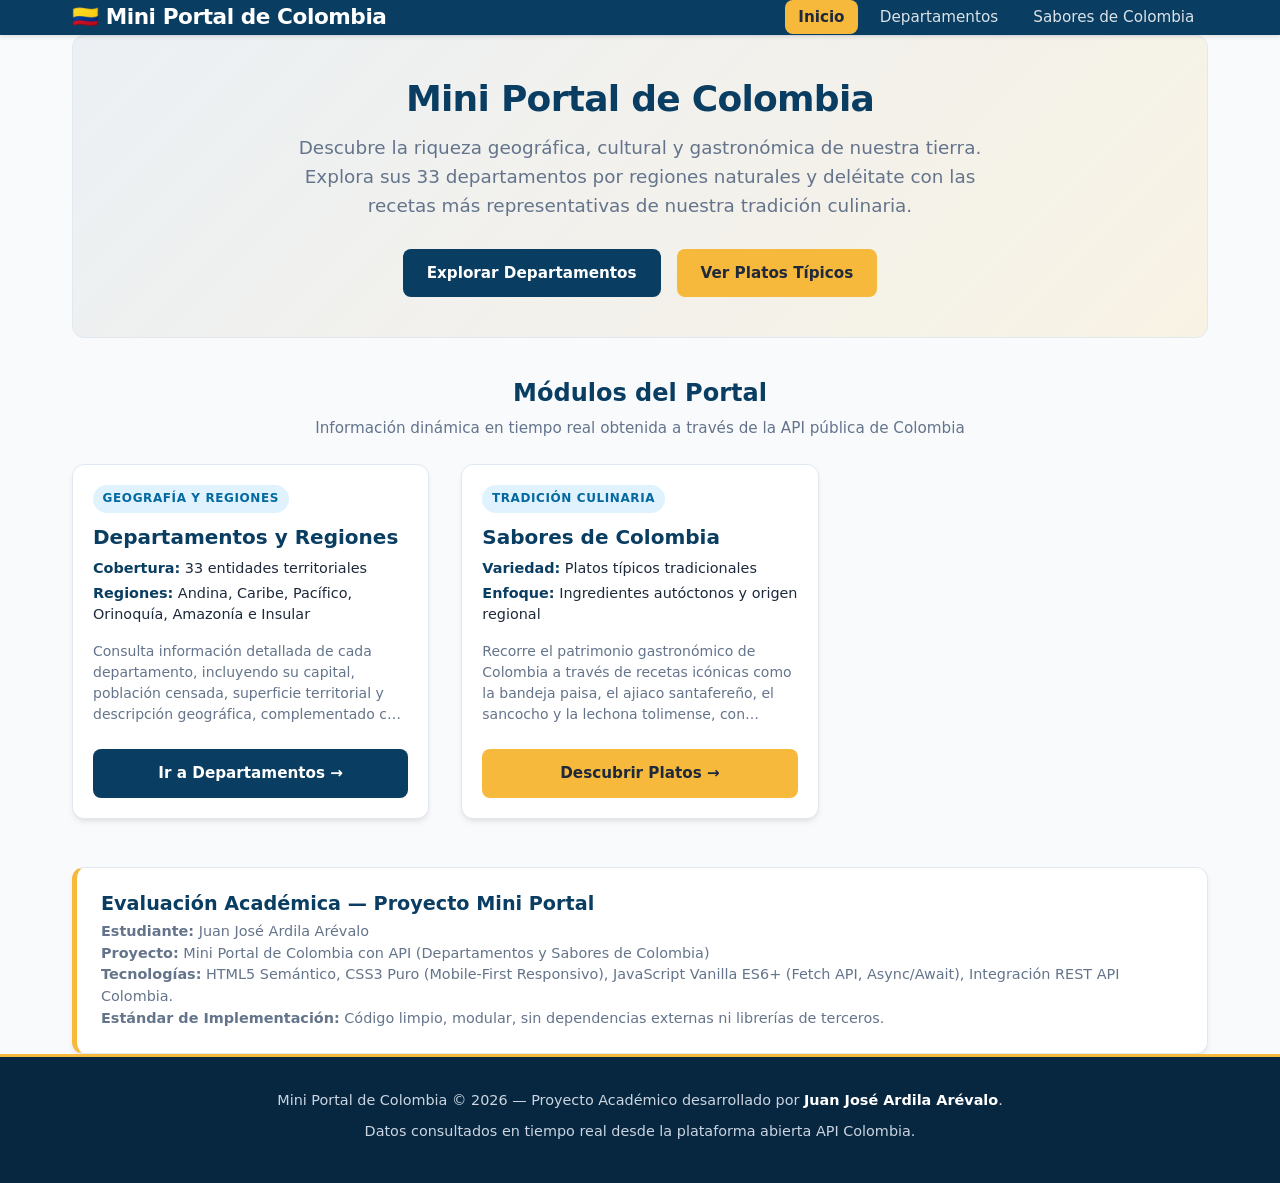
<file: index.html>
<!DOCTYPE html>
<html lang="es">
<head>
  <meta charset="UTF-8">
  <meta name="viewport" content="width=device-width, initial-scale=1.0">
  <meta name="description" content="Mini Portal de Colombia con API — Conoce los departamentos, regiones y la exquisita gastronomía típica colombiana.">
  <title>Mini Portal de Colombia — Inicio</title>
  <!-- Hojas de estilo del sistema modular CSS3 Mobile-First -->
  <link rel="stylesheet" href="css/main.css">
  <link rel="stylesheet" href="css/layout.css">
  <link rel="stylesheet" href="css/components.css">
</head>
<body>

  <!-- Encabezado y Navegación Principal -->
  <header class="encabezado">
    <div class="contenedor encabezado-contenido">
      <a href="index.html" class="marca-logo">
        <span>🇨🇴 Mini Portal de Colombia</span>
      </a>
      <nav class="navegacion" aria-label="Navegación principal">
        <ul class="navegacion-lista">
          <li><a href="index.html" class="navegacion-enlace activo">Inicio</a></li>
          <li><a href="departamentos.html" class="navegacion-enlace">Departamentos</a></li>
          <li><a href="platos.html" class="navegacion-enlace">Sabores de Colombia</a></li>
        </ul>
      </nav>
    </div>
  </header>

  <!-- Contenido Principal -->
  <main class="contenedor principal">

    <!-- Sección Hero de Bienvenida -->
    <section class="hero" aria-labelledby="titulo-hero">
      <h1 id="titulo-hero" class="hero-titulo">Mini Portal de Colombia</h1>
      <p class="hero-subtitulo">
        Descubre la riqueza geográfica, cultural y gastronómica de nuestra tierra. Explora sus 33 departamentos por regiones naturales y deléitate con las recetas más representativas de nuestra tradición culinaria.
      </p>
      <div class="hero-acciones">
        <a href="departamentos.html" class="btn btn-primario">Explorar Departamentos</a>
        <a href="platos.html" class="btn btn-secundario">Ver Platos Típicos</a>
      </div>
    </section>

    <!-- Sección de Módulos Destacados -->
    <section class="seccion-modulos" aria-labelledby="titulo-modulos">
      <h2 id="titulo-modulos" class="seccion-titulo">Módulos del Portal</h2>
      <p class="seccion-subtitulo">Información dinámica en tiempo real obtenida a través de la API pública de Colombia</p>

      <div class="grid">
        <!-- Tarjeta Módulo 1: Departamentos -->
        <article class="tarjeta">
          <div class="tarjeta-cuerpo">
            <span class="tarjeta-badge">Geografía y Regiones</span>
            <h3 class="tarjeta-titulo">Departamentos y Regiones</h3>
            <p class="tarjeta-dato"><strong>Cobertura:</strong> 33 entidades territoriales</p>
            <p class="tarjeta-dato"><strong>Regiones:</strong> Andina, Caribe, Pacífico, Orinoquía, Amazonía e Insular</p>
            <p class="tarjeta-descripcion">
              Consulta información detallada de cada departamento, incluyendo su capital, población censada, superficie territorial y descripción geográfica, complementado con un resumen dinámico agrupado por región.
            </p>
            <div style="margin-top: 1.5rem;">
              <a href="departamentos.html" class="btn btn-primario" style="width: 100%; display: block;">Ir a Departamentos &rarr;</a>
            </div>
          </div>
        </article>

        <!-- Tarjeta Módulo 2: Platos Típicos -->
        <article class="tarjeta">
          <div class="tarjeta-cuerpo">
            <span class="tarjeta-badge">Tradición Culinaria</span>
            <h3 class="tarjeta-titulo">Sabores de Colombia</h3>
            <p class="tarjeta-dato"><strong>Variedad:</strong> Platos típicos tradicionales</p>
            <p class="tarjeta-dato"><strong>Enfoque:</strong> Ingredientes autóctonos y origen regional</p>
            <p class="tarjeta-descripcion">
              Recorre el patrimonio gastronómico de Colombia a través de recetas icónicas como la bandeja paisa, el ajiaco santafereño, el sancocho y la lechona tolimense, con soporte gráfico y respaldo visual adaptativo.
            </p>
            <div style="margin-top: 1.5rem;">
              <a href="platos.html" class="btn btn-secundario" style="width: 100%; display: block;">Descubrir Platos &rarr;</a>
            </div>
          </div>
        </article>
      </div>
    </section>

    <!-- Sección de Reconocimiento y Evaluación Académica -->
    <section class="seccion-autor" aria-labelledby="titulo-academico">
      <div class="autor-tarjeta">
        <h2 id="titulo-academico" class="autor-nombre">Evaluación Académica — Proyecto Mini Portal</h2>
        <p class="autor-detalle">
          <strong>Estudiante:</strong> Juan José Ardila Arévalo<br>
          <strong>Proyecto:</strong> Mini Portal de Colombia con API (Departamentos y Sabores de Colombia)<br>
          <strong>Tecnologías:</strong> HTML5 Semántico, CSS3 Puro (Mobile-First Responsivo), JavaScript Vanilla ES6+ (Fetch API, Async/Await), Integración REST API Colombia.<br>
          <strong>Estándar de Implementación:</strong> Código limpio, modular, sin dependencias externas ni librerías de terceros.
        </p>
      </div>
    </section>

  </main>

  <!-- Pie de Página -->
  <footer class="pie-pagina">
    <div class="contenedor pie-pagina-contenido">
      <p>Mini Portal de Colombia &copy; 2026 — Proyecto Académico desarrollado por <strong>Juan José Ardila Arévalo</strong>.</p>
      <p>Datos consultados en tiempo real desde la plataforma abierta API Colombia.</p>
    </div>
  </footer>

</body>
</html>
</file>
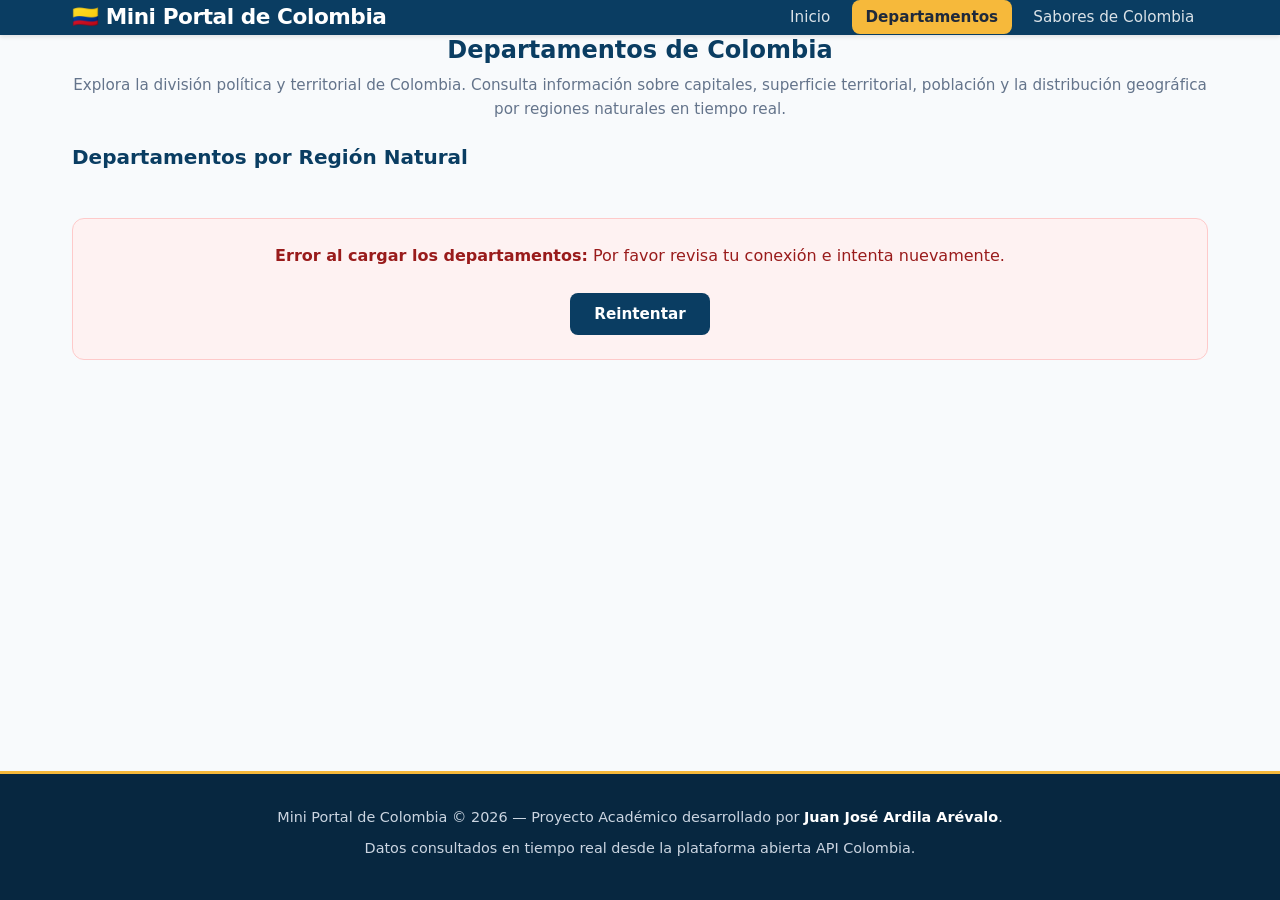
<file: departamentos.html>
<!DOCTYPE html>
<html lang="es">
<head>
  <meta charset="UTF-8">
  <meta name="viewport" content="width=device-width, initial-scale=1.0">
  <meta name="description" content="Mini Portal de Colombia con API — Explora los departamentos y regiones naturales de Colombia con datos geográficos y demográficos en tiempo real.">
  <title>Mini Portal de Colombia — Departamentos</title>
  <!-- Hojas de estilo del sistema modular CSS3 Mobile-First -->
  <link rel="stylesheet" href="css/main.css">
  <link rel="stylesheet" href="css/layout.css">
  <link rel="stylesheet" href="css/components.css">
</head>
<body>

  <!-- Encabezado y Navegación Principal -->
  <header class="encabezado">
    <div class="contenedor encabezado-contenido">
      <a href="index.html" class="marca-logo">
        <span>🇨🇴 Mini Portal de Colombia</span>
      </a>
      <nav class="navegacion" aria-label="Navegación principal">
        <ul class="navegacion-lista">
          <li><a href="index.html" class="navegacion-enlace">Inicio</a></li>
          <li><a href="departamentos.html" class="navegacion-enlace activo">Departamentos</a></li>
          <li><a href="platos.html" class="navegacion-enlace">Sabores de Colombia</a></li>
        </ul>
      </nav>
    </div>
  </header>

  <!-- Contenido Principal -->
  <main class="contenedor principal">

    <!-- Sección de Introducción del Módulo -->
    <section class="seccion-encabezado" aria-labelledby="titulo-departamentos">
      <h1 id="titulo-departamentos" class="seccion-titulo">Departamentos de Colombia</h1>
      <p class="seccion-subtitulo">
        Explora la división política y territorial de Colombia. Consulta información sobre capitales, superficie territorial, población y la distribución geográfica por regiones naturales en tiempo real.
      </p>
    </section>

    <!-- Resumen Dinámico de Departamentos por Región Natural -->
    <section class="seccion-resumen" aria-labelledby="titulo-resumen">
      <h2 id="titulo-resumen" class="seccion-titulo" style="font-size: 1.25rem; text-align: left; margin-bottom: 0.5rem;">Departamentos por Región Natural</h2>
      <div id="resumen-regiones" class="resumen-regiones-grid" aria-live="polite">
        <!-- Badges de conteo por región inyectados dinámicamente -->
      </div>
    </section>

    <!-- Indicador Visual de Carga -->
    <div id="loader" class="loader" role="status" aria-live="polite">
      <div class="loader-spinner"></div>
      <p>Cargando información de los departamentos...</p>
    </div>

    <!-- Contenedor para Mensajes de Error de Conexión -->
    <div id="mensaje-error" class="mensaje-error oculta" role="alert">
      <!-- Mensaje de error amigable inyectado dinámicamente -->
    </div>

    <!-- Grilla de Tarjetas de Departamentos -->
    <section aria-label="Listado de departamentos">
      <div id="grid-departamentos" class="grid">
        <!-- Tarjetas dinámicas de departamentos inyectadas por JavaScript -->
      </div>
    </section>

  </main>

  <!-- Pie de Página -->
  <footer class="pie-pagina">
    <div class="contenedor pie-pagina-contenido">
      <p>Mini Portal de Colombia &copy; 2026 — Proyecto Académico desarrollado por <strong>Juan José Ardila Arévalo</strong>.</p>
      <p>Datos consultados en tiempo real desde la plataforma abierta API Colombia.</p>
    </div>
  </footer>

  <!-- Script del Módulo Departamentos -->
  <script src="js/departamentos.js"></script>
</body>
</html>
</file>
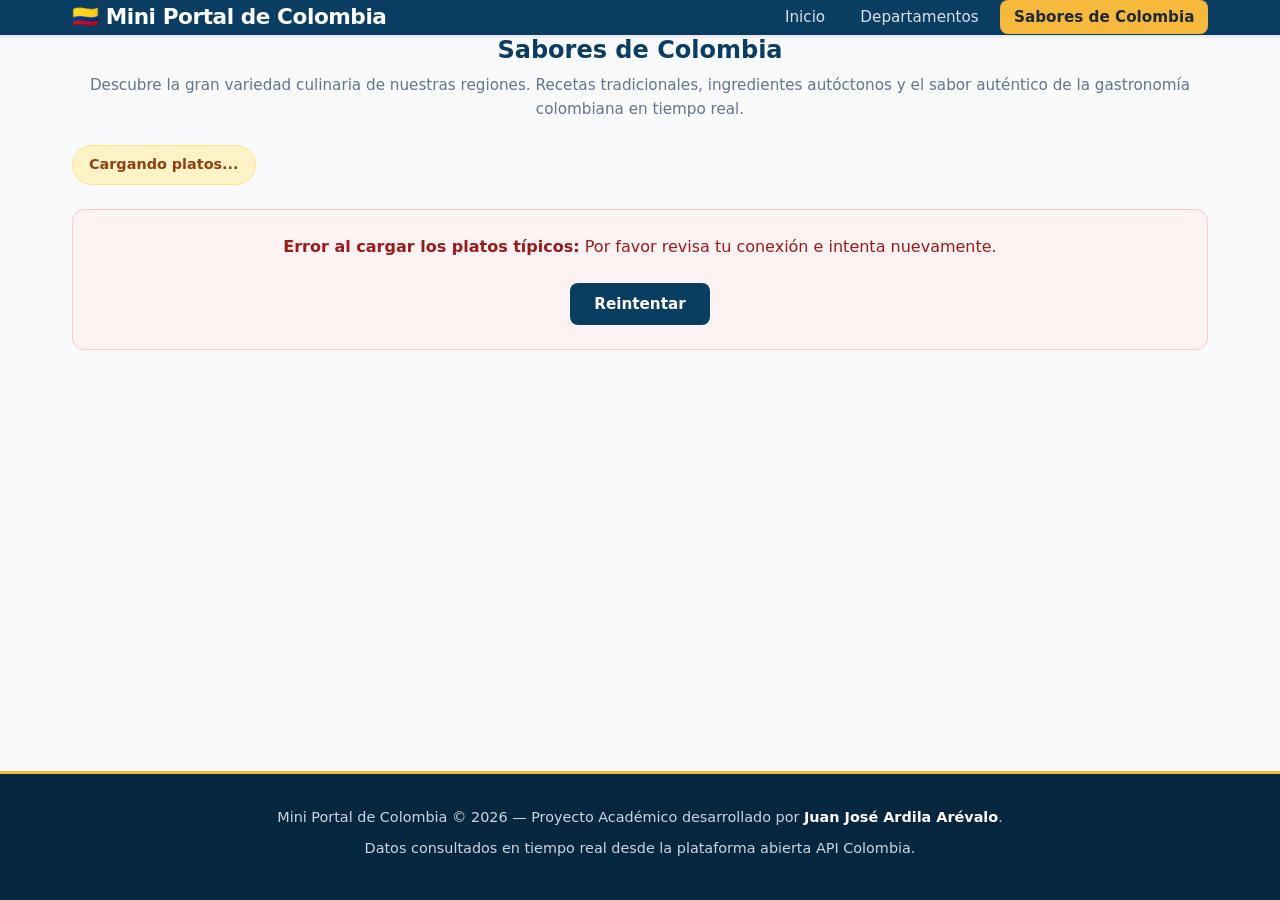
<file: platos.html>
<!DOCTYPE html>
<html lang="es">
<head>
  <meta charset="UTF-8">
  <meta name="viewport" content="width=device-width, initial-scale=1.0">
  <meta name="description" content="Mini Portal de Colombia con API — Descubre la gastronomía tradicional colombiana, ingredientes típicos y recetas representativas de nuestras regiones.">
  <title>Sabores de Colombia — Platos Típicos | Mini Portal Colombia</title>
  <!-- Hojas de estilo del sistema modular CSS3 Mobile-First -->
  <link rel="stylesheet" href="css/main.css">
  <link rel="stylesheet" href="css/layout.css">
  <link rel="stylesheet" href="css/components.css">
</head>
<body>

  <!-- Encabezado y Navegación Principal -->
  <header class="encabezado">
    <div class="contenedor encabezado-contenido">
      <a href="index.html" class="marca-logo">
        <span>🇨🇴 Mini Portal de Colombia</span>
      </a>
      <nav class="navegacion" aria-label="Navegación principal">
        <ul class="navegacion-lista">
          <li><a href="index.html" class="navegacion-enlace">Inicio</a></li>
          <li><a href="departamentos.html" class="navegacion-enlace">Departamentos</a></li>
          <li><a href="platos.html" class="navegacion-enlace activo">Sabores de Colombia</a></li>
        </ul>
      </nav>
    </div>
  </header>

  <!-- Contenido Principal -->
  <main class="contenedor principal">

    <!-- Sección de Introducción del Módulo -->
    <section class="seccion-encabezado" aria-labelledby="titulo-platos">
      <h1 id="titulo-platos" class="seccion-titulo">Sabores de Colombia</h1>
      <p class="seccion-subtitulo">
        Descubre la gran variedad culinaria de nuestras regiones. Recetas tradicionales, ingredientes autóctonos y el sabor auténtico de la gastronomía colombiana en tiempo real.
      </p>
    </section>

    <!-- Barra de Estadísticas y Contador Total -->
    <div class="barra-estadisticas">
      <span id="contador-platos" class="contador-badge" aria-live="polite">Cargando platos...</span>
    </div>

    <!-- Indicador Visual de Carga -->
    <div id="loader" class="loader" role="status" aria-live="polite">
      <div class="loader-spinner"></div>
      <p>Cargando platos típicos...</p>
    </div>

    <!-- Contenedor para Mensajes de Error de Conexión -->
    <div id="mensaje-error" class="mensaje-error oculta" role="alert">
      <!-- Mensaje de error amigable inyectado dinámicamente -->
    </div>

    <!-- Grilla de Tarjetas de Platos Típicos -->
    <section aria-label="Listado de platos típicos">
      <div id="grid-platos" class="grid">
        <!-- Tarjetas dinámicas de platos típicos inyectadas por JavaScript -->
      </div>
    </section>

  </main>

  <!-- Pie de Página -->
  <footer class="pie-pagina">
    <div class="contenedor pie-pagina-contenido">
      <p>Mini Portal de Colombia &copy; 2026 — Proyecto Académico desarrollado por <strong>Juan José Ardila Arévalo</strong>.</p>
      <p>Datos consultados en tiempo real desde la plataforma abierta API Colombia.</p>
    </div>
  </footer>

  <!-- Script del Módulo Platos Típicos -->
  <script src="js/platos.js"></script>
</body>
</html>
</file>
<file: css/main.css>
/* ==========================================================================
   css/main.css — Variables Globales, Reset y Tipografía Base
   Mini Portal de Colombia con API
   ========================================================================== */

:root {
  /* Paleta institucional de colores */
  --color-primario: #0a3d62;          /* Azul institucional */
  --color-primario-oscuro: #072740;   /* Azul profundo para hover */
  --color-secundario: #f6b93b;        /* Amarillo cálido */
  --color-secundario-oscuro: #e5a928; /* Amarillo para hover */
  --color-acento: #e55039;            /* Rojo nacional */
  --color-fondo: #f8fafc;             /* Fondo gris claro suave */
  --color-superficie: #ffffff;        /* Blanco para tarjetas y contenedores */
  --color-texto: #1e293b;             /* Texto principal gris pizarra */
  --color-texto-suave: #64748b;       /* Texto secundario y descriptivo */
  --color-borde: #e2e8f0;             /* Borde sutil */
  --color-error: #ef4444;             /* Color para advertencias y errores */
  --color-error-fondo: #fef2f2;       /* Fondo suave de alertas */

  /* Tipografía y dimensiones */
  --fuente-principal: system-ui, -apple-system, 'Segoe UI', Roboto, Helvetica, Arial, sans-serif;
  --radio-borde: 12px;
  --radio-boton: 8px;

  /* Sombras y transiciones */
  --sombra-tarjeta: 0 4px 6px -1px rgba(0, 0, 0, 0.08), 0 2px 4px -2px rgba(0, 0, 0, 0.05);
  --sombra-hover: 0 10px 15px -3px rgba(0, 0, 0, 0.12), 0 4px 6px -4px rgba(0, 0, 0, 0.07);
  --transicion: all 0.25s ease-in-out;
}

/* Reset CSS */
*,
*::before,
*::after {
  box-sizing: border-box;
  margin: 0;
  padding: 0;
}

html {
  font-size: 16px;
  scroll-behavior: smooth;
}

body {
  font-family: var(--fuente-principal);
  background-color: var(--color-fondo);
  color: var(--color-texto);
  line-height: 1.6;
  display: flex;
  flex-direction: column;
  min-height: 100vh;
}

img {
  max-width: 100%;
  height: auto;
  display: block;
}

a {
  color: inherit;
  text-decoration: none;
}

h1, h2, h3, h4, h5, h6 {
  color: var(--color-primario);
  line-height: 1.25;
  font-weight: 700;
}
</file>
<file: css/layout.css>
/* ==========================================================================
   css/layout.css — Arquitectura Responsiva Mobile-First y Maquetación
   Mini Portal de Colombia con API
   ========================================================================== */

/* Contenedor centralizado */
.contenedor {
  width: 100%;
  max-width: 1200px;
  margin: 0 auto;
  padding: 0 1rem;
}

/* Área de contenido principal */
.principal {
  flex: 1;
  padding-top: 2rem;
  padding-bottom: 3rem;
}

/* Encabezado global */
.encabezado {
  background-color: var(--color-primario);
  color: #ffffff;
  box-shadow: 0 2px 4px rgba(0, 0, 0, 0.1);
  position: sticky;
  top: 0;
  z-index: 100;
}

.encabezado-contenido {
  display: flex;
  flex-direction: column;
  align-items: center;
  padding: 1rem 0;
  gap: 0.75rem;
}

.marca-logo {
  font-size: 1.35rem;
  font-weight: 700;
  color: #ffffff;
  letter-spacing: -0.02em;
  display: flex;
  align-items: center;
  gap: 0.5rem;
}

.marca-logo:hover {
  color: var(--color-secundario);
}

.navegacion-lista {
  display: flex;
  list-style: none;
  gap: 0.5rem;
  flex-wrap: wrap;
  justify-content: center;
}

.navegacion-enlace {
  color: rgba(255, 255, 255, 0.85);
  font-weight: 500;
  padding: 0.5rem 0.85rem;
  border-radius: var(--radio-boton);
  transition: var(--transicion);
  font-size: 0.95rem;
}

.navegacion-enlace:hover {
  color: #ffffff;
  background-color: rgba(255, 255, 255, 0.15);
}

.navegacion-enlace.activo {
  color: #1e293b;
  background-color: var(--color-secundario);
  font-weight: 700;
}

/* Grilla móvil por defecto (1 sola columna) */
.grid {
  display: grid;
  grid-template-columns: 1fr;
  gap: 1.5rem;
  margin-top: 1.5rem;
}

/* Pie de página */
.pie-pagina {
  background-color: #072740;
  color: #cbd5e1;
  padding: 2rem 0;
  text-align: center;
  font-size: 0.9rem;
  border-top: 3px solid var(--color-secundario);
}

.pie-pagina p {
  margin-bottom: 0.5rem;
}

.pie-pagina strong {
  color: #ffffff;
}

/* ==========================================================================
   Media Queries Responsivas
   ========================================================================== */

/* Tablet y pantallas medianas (min-width: 768px) */
@media (min-width: 768px) {
  .contenedor {
    padding: 0 1.5rem;
  }

  .encabezado-contenido {
    flex-direction: row;
    justify-content: space-between;
    align-items: center;
    padding: 1.15rem 0;
  }

  .grid {
    grid-template-columns: repeat(2, 1fr);
    gap: 1.75rem;
  }
}

/* Pantallas grandes y escritorio (min-width: 1024px) */
@media (min-width: 1024px) {
  .contenedor {
    padding: 0 2rem;
  }

  .grid {
    grid-template-columns: repeat(3, 1fr);
    gap: 2rem;
  }
}
</file>
<file: css/components.css>
/* ==========================================================================
   css/components.css — Componentes Modulares de la Interfaz
   Mini Portal de Colombia con API
   ========================================================================== */

/* --------------------------------------------------------------------------
   Tarjetas (.tarjeta)
   -------------------------------------------------------------------------- */
.tarjeta {
  background-color: var(--color-superficie);
  border-radius: var(--radio-borde);
  box-shadow: var(--sombra-tarjeta);
  border: 1px solid var(--color-borde);
  overflow: hidden;
  display: flex;
  flex-direction: column;
  transition: var(--transicion);
}

.tarjeta:hover {
  transform: translateY(-4px);
  box-shadow: var(--sombra-hover);
}

.tarjeta-img {
  width: 100%;
  height: 200px;
  object-fit: cover;
  display: block;
  background-color: #f1f5f9;
}

.tarjeta-cuerpo {
  padding: 1.25rem;
  display: flex;
  flex-direction: column;
  flex: 1;
}

.tarjeta-titulo {
  font-size: 1.25rem;
  color: var(--color-primario);
  margin-bottom: 0.5rem;
}

.tarjeta-badge {
  display: inline-block;
  align-self: flex-start;
  background-color: #e0f2fe;
  color: #0369a1;
  font-size: 0.75rem;
  font-weight: 700;
  padding: 0.25rem 0.6rem;
  border-radius: 9999px;
  margin-bottom: 0.75rem;
  text-transform: uppercase;
  letter-spacing: 0.05em;
}

.tarjeta-dato {
  font-size: 0.9rem;
  color: var(--color-texto);
  margin-bottom: 0.35rem;
  line-height: 1.4;
}

.tarjeta-dato strong {
  color: var(--color-primario);
}

.tarjeta-descripcion {
  font-size: 0.875rem;
  color: var(--color-texto-suave);
  margin-top: 0.75rem;
  line-height: 1.5;
  display: -webkit-box;
  -webkit-line-clamp: 4;
  -webkit-box-orient: vertical;
  overflow: hidden;
}

/* --------------------------------------------------------------------------
   Botones (.btn)
   -------------------------------------------------------------------------- */
.btn {
  display: inline-block;
  padding: 0.75rem 1.5rem;
  border-radius: var(--radio-boton);
  font-size: 0.95rem;
  font-weight: 600;
  text-decoration: none;
  text-align: center;
  cursor: pointer;
  border: none;
  transition: var(--transicion);
  font-family: inherit;
}

.btn-primario {
  background-color: var(--color-primario);
  color: #ffffff;
}

.btn-primario:hover {
  background-color: var(--color-primario-oscuro);
  color: #ffffff;
}

.btn-secundario {
  background-color: var(--color-secundario);
  color: #1e293b;
}

.btn-secundario:hover {
  background-color: var(--color-secundario-oscuro);
  color: #1e293b;
}

/* --------------------------------------------------------------------------
   Buscador e Inputs (.buscador)
   -------------------------------------------------------------------------- */
.buscador {
  width: 100%;
  max-width: 450px;
  padding: 0.75rem 1rem;
  border: 1px solid var(--color-borde);
  border-radius: var(--radio-boton);
  font-size: 0.95rem;
  font-family: inherit;
  outline: none;
  background-color: var(--color-superficie);
  color: var(--color-texto);
  transition: var(--transicion);
}

.buscador:focus {
  border-color: var(--color-primario);
  box-shadow: 0 0 0 3px rgba(10, 61, 98, 0.15);
}

/* --------------------------------------------------------------------------
   Indicador de Carga (.loader, .loader-spinner)
   -------------------------------------------------------------------------- */
.loader {
  display: flex;
  flex-direction: column;
  align-items: center;
  justify-content: center;
  padding: 3rem 1rem;
  gap: 1rem;
  color: var(--color-texto-suave);
  text-align: center;
}

.loader-spinner {
  width: 48px;
  height: 48px;
  border: 4px solid var(--color-borde);
  border-top-color: var(--color-primario);
  border-radius: 50%;
  animation: girar 0.9s linear infinite;
}

@keyframes girar {
  to {
    transform: rotate(360deg);
  }
}

/* --------------------------------------------------------------------------
   Utilidades y Mensajes de Error (.oculta, .mensaje-error)
   -------------------------------------------------------------------------- */
.oculta {
  display: none !important;
}

.mensaje-error {
  background-color: var(--color-error-fondo);
  border: 1px solid #fecaca;
  border-radius: var(--radio-borde);
  padding: 1.5rem;
  text-align: center;
  color: #991b1b;
  margin: 1.5rem 0;
}

.mensaje-error p {
  margin-bottom: 0.75rem;
}

/* --------------------------------------------------------------------------
   Resumen de Regiones (.resumen-regiones-grid, .resumen-badge)
   -------------------------------------------------------------------------- */
.resumen-regiones-grid {
  display: flex;
  flex-wrap: wrap;
  gap: 0.75rem;
  margin: 1.5rem 0;
}

.resumen-badge {
  background-color: var(--color-superficie);
  border: 1px solid var(--color-borde);
  border-radius: var(--radio-boton);
  padding: 0.5rem 0.85rem;
  display: flex;
  align-items: center;
  gap: 0.5rem;
  font-size: 0.875rem;
  box-shadow: 0 1px 2px rgba(0, 0, 0, 0.05);
}

.resumen-badge-numero {
  background-color: var(--color-primario);
  color: #ffffff;
  padding: 0.15rem 0.5rem;
  border-radius: 9999px;
  font-weight: 700;
  font-size: 0.75rem;
}

/* Contador general de platos */
.barra-estadisticas {
  display: flex;
  align-items: center;
  justify-content: space-between;
  margin: 1.5rem 0;
  flex-wrap: wrap;
  gap: 1rem;
}

.contador-badge {
  display: inline-block;
  background-color: #fef3c7;
  color: #92400e;
  font-size: 0.9rem;
  font-weight: 700;
  padding: 0.45rem 1rem;
  border-radius: 9999px;
  border: 1px solid #fde68a;
}

/* --------------------------------------------------------------------------
   Sección Hero y Portada (index.html)
   -------------------------------------------------------------------------- */
.hero {
  text-align: center;
  padding: 2.5rem 1rem;
  background: linear-gradient(135deg, rgba(10, 61, 98, 0.05) 0%, rgba(246, 185, 59, 0.12) 100%);
  border-radius: var(--radio-borde);
  margin-bottom: 2.5rem;
  border: 1px solid var(--color-borde);
}

.hero-titulo {
  font-size: 2.25rem;
  margin-bottom: 0.75rem;
  letter-spacing: -0.02em;
}

.hero-subtitulo {
  font-size: 1.15rem;
  color: var(--color-texto-suave);
  max-width: 700px;
  margin: 0 auto 1.75rem auto;
}

.hero-acciones {
  display: flex;
  justify-content: center;
  gap: 1rem;
  flex-wrap: wrap;
}

/* Sección Módulos */
.seccion-titulo {
  font-size: 1.5rem;
  margin-bottom: 0.5rem;
  text-align: center;
}

.seccion-subtitulo {
  color: var(--color-texto-suave);
  text-align: center;
  margin-bottom: 1.5rem;
  font-size: 0.95rem;
}

/* Sección de Reconocimiento Académico */
.seccion-autor {
  margin-top: 3rem;
}

.autor-tarjeta {
  background-color: var(--color-superficie);
  border: 1px solid var(--color-borde);
  border-left: 5px solid var(--color-secundario);
  border-radius: var(--radio-borde);
  padding: 1.5rem;
  box-shadow: var(--sombra-tarjeta);
}

.autor-nombre {
  font-size: 1.2rem;
  color: var(--color-primario);
  margin-bottom: 0.35rem;
}

.autor-detalle {
  font-size: 0.9rem;
  color: var(--color-texto-suave);
  line-height: 1.5;
}
</file>
